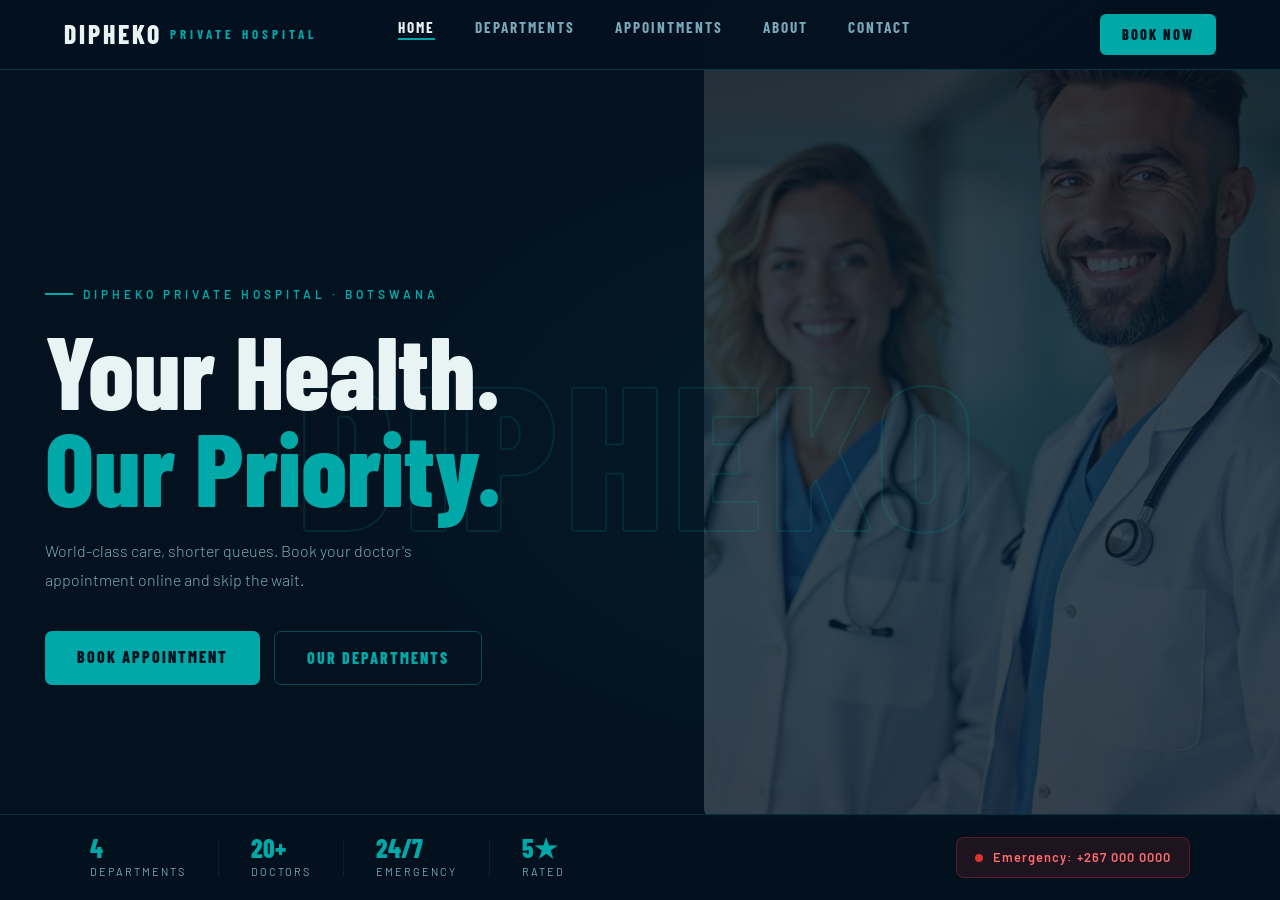
<file: index.html>
<!DOCTYPE html>
<html lang="en">
<head>
  <meta charset="UTF-8"/>
  <meta name="viewport" content="width=device-width, initial-scale=1.0"/>
  <title>Dipheko Private Hospital</title>
  <link href="https://fonts.googleapis.com/css2?family=Barlow+Condensed:wght@700;800&family=Barlow:wght@300;400;500&display=swap" rel="stylesheet"/>
  <link href="https://cdn.jsdelivr.net/npm/bootstrap@5.3.0/dist/css/bootstrap.min.css" rel="stylesheet"/>
  <link rel="stylesheet" href="styles.css"/>
</head>
<body>
  <nav>
    <span class="logo-main">DIPHEKO</span>
    <span class="logo-sub">PRIVATE HOSPITAL</span>
    <ul class="nav-links">
      <li><a href="index.html" class="active">Home</a></li>
      <li><a href="departments.html">Departments</a></li>
      <li><a href="appointments.html">Appointments</a></li>
      <li><a href="about.html">About</a></li>
      <li><a href="contact.html">Contact</a></li>
    </ul>
    <a href="appointments.html" class="nav-appt">Book Now</a>

  <button class="hamburger" onclick="toggleMenu()">
    <span></span>
    <span></span>
    <span></span>
  </button>
  </nav>

  <main class="page-home">
    <img src="doctors.png" alt="Dipheko Hospital Doctors" class="hero-image"/>
    <div class="bg-logo" aria-hidden="true">DIPHEKO</div>
    <div class="hero">
      <div class="hero-inner">
        <p class="hero-tag">Dipheko Private Hospital · Botswana</p>
        <h1>Your Health.<br/><span>Our Priority.</span></h1>
        <p class="hero-desc">World-class care, shorter queues. Book your doctor's appointment online and skip the wait.</p>
        <div class="hero-actions">
          <a href="appointments.html" class="btn-primary">Book Appointment</a>
          <a href="departments.html" class="btn-outline">Our Departments</a>
        </div>
      </div>
    </div>
    <div class="bottom-bar">
      <div class="stat"><span class="stat-num">4</span><span class="stat-label">Departments</span></div>
      <div class="divider"></div>
      <div class="stat"><span class="stat-num">20+</span><span class="stat-label">Doctors</span></div>
      <div class="divider"></div>
      <div class="stat"><span class="stat-num">24/7</span><span class="stat-label">Emergency</span></div>
      <div class="divider"></div>
      <div class="stat"><span class="stat-num">5★</span><span class="stat-label">Rated</span></div>
      <div class="emergency-pill">
        <div class="emergency-dot"></div>
        <span class="emergency-text">Emergency: +267 000 0000</span>
      </div>
    </div>
  </main>
  <script>
  function toggleMenu() {
    document.querySelector('.nav-links').classList.toggle('open');
  }
</script>
</body>
</html>
</file>
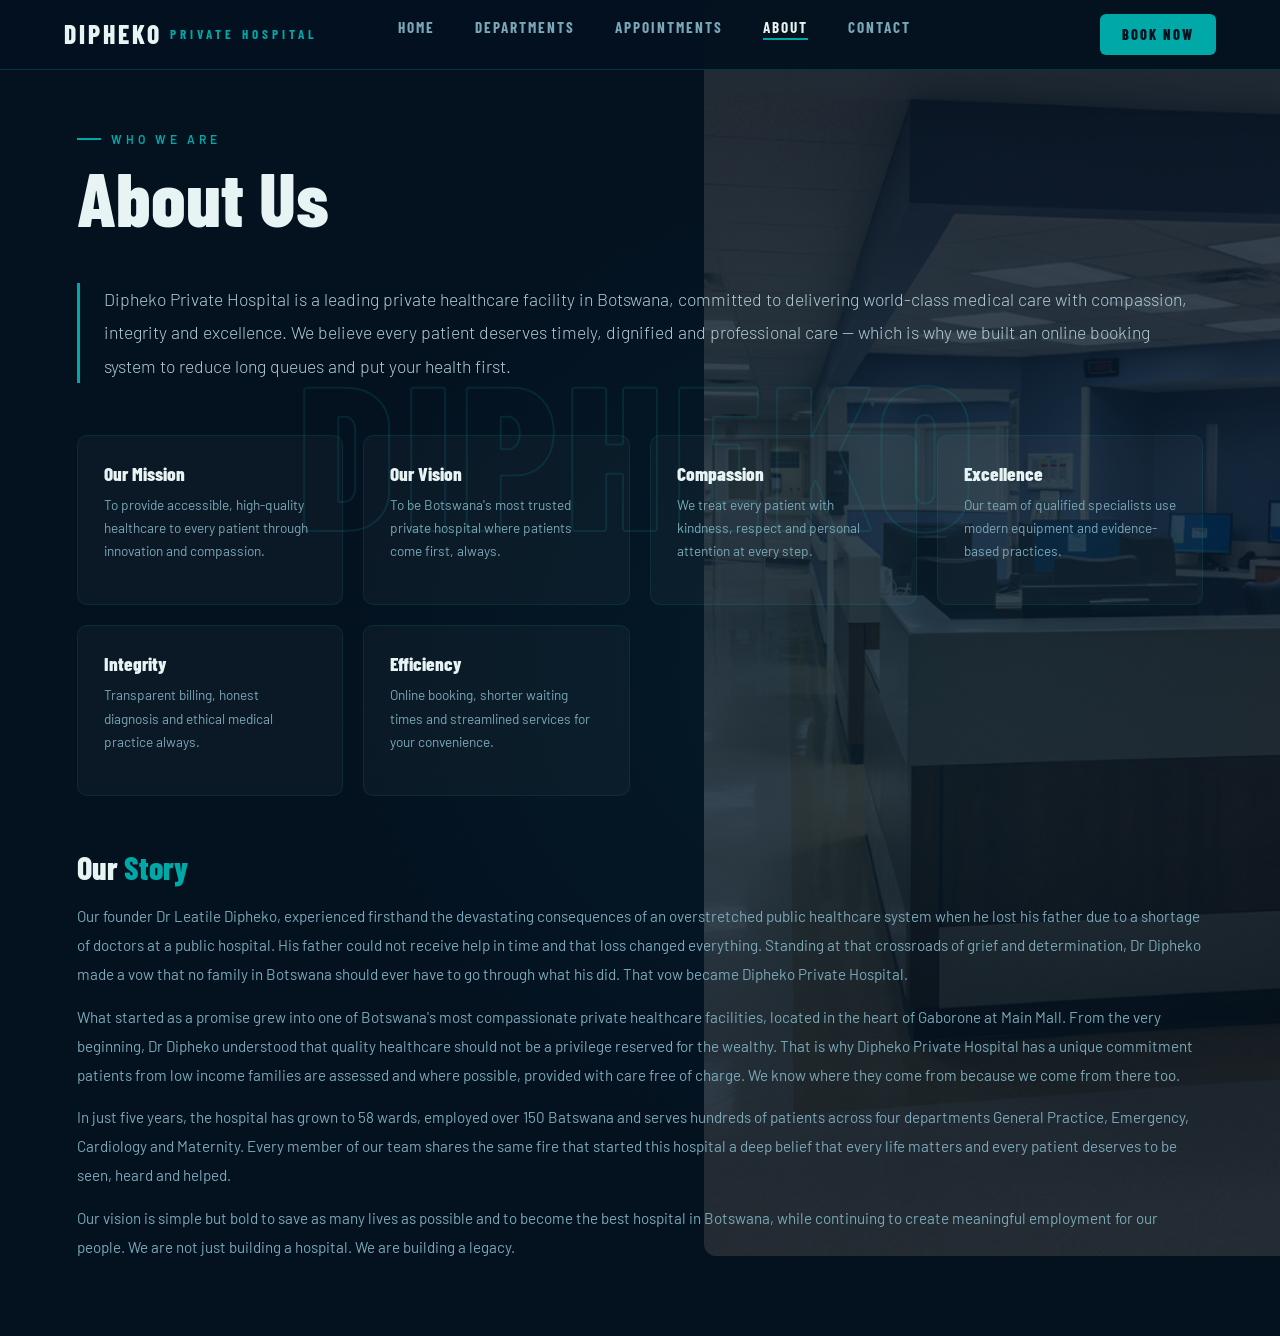
<file: about.html>
<!DOCTYPE html>
<html lang="en">
<head>
  <meta charset="UTF-8"/>
  <meta name="viewport" content="width=device-width, initial-scale=1.0"/>
  <title>Dipheko Private Hospital – About</title>
  <link href="https://fonts.googleapis.com/css2?family=Barlow+Condensed:wght@700;800&family=Barlow:wght@300;400;500&display=swap" rel="stylesheet"/>
  <link href="https://cdn.jsdelivr.net/npm/bootstrap@5.3.0/dist/css/bootstrap.min.css" rel="stylesheet"/>
  <link rel="stylesheet" href="styles.css"/>
</head>
<body>
  <nav>
    <span class="logo-main">DIPHEKO</span>
    <span class="logo-sub">PRIVATE HOSPITAL</span>
    <ul class="nav-links">
      <li><a href="index.html">Home</a></li>
      <li><a href="departments.html">Departments</a></li>
      <li><a href="appointments.html">Appointments</a></li>
      <li><a href="about.html" class="active">About</a></li>
      <li><a href="contact.html">Contact</a></li>
    </ul>
    <a href="appointments.html" class="nav-appt">Book Now</a>

  <button class="hamburger" onclick="toggleMenu()">
    <span></span>
    <span></span>
    <span></span>
  </button>
  </nav>

  <div class="page">
    <img src="reception.png" alt="Dipheko Hospital Doctors" class="hero-image"/>
    <div class="bg-logo" aria-hidden="true">DIPHEKO</div>
    <div class="content">
      <p class="page-tag">Who We Are</p>
      <h1 class="page-title">About Us</h1>

      <p class="about-intro">Dipheko Private Hospital is a leading private healthcare facility in Botswana, committed to delivering world-class medical care with compassion, integrity and excellence. We believe every patient deserves timely, dignified and professional care — which is why we built an online booking system to reduce long queues and put your health first.</p>

      <div class="values-grid">
        <div class="val-card"><h3>Our Mission</h3><p>To provide accessible, high-quality healthcare to every patient through innovation and compassion.</p></div>
        <div class="val-card"><h3>Our Vision</h3><p>To be Botswana's most trusted private hospital where patients come first, always.</p></div>
        <div class="val-card"><h3>Compassion</h3><p>We treat every patient with kindness, respect and personal attention at every step.</p></div>
        <div class="val-card"><h3>Excellence</h3><p>Our team of qualified specialists use modern equipment and evidence-based practices.</p></div>
        <div class="val-card"><h3>Integrity</h3><p>Transparent billing, honest diagnosis and ethical medical practice always.</p></div>
        <div class="val-card"><h3>Efficiency</h3><p>Online booking, shorter waiting times and streamlined services for your convenience.</p></div>
      </div>

      <div class="story">
        <h2>Our <span>Story</span></h2>
        <p>Our founder Dr Leatile Dipheko, experienced firsthand the devastating consequences of an overstretched public healthcare system when he lost his father due to a shortage of doctors at a public hospital. His father could not receive help in time  and that loss changed everything. Standing at that crossroads of grief and determination, Dr Dipheko made a vow that no family in Botswana should ever have to go through what his did. That vow became Dipheko Private Hospital.</p>  
        <p>What started as a promise grew into one of Botswana's most compassionate private healthcare facilities, located in the heart of Gaborone at Main Mall. From the very beginning, Dr Dipheko understood that quality healthcare should not be a privilege reserved for the wealthy. That is why Dipheko Private Hospital has a unique commitment  patients from low income families are assessed and where possible, provided with care free of charge. We know where they come from because we come from there too.</p>
        <P>In just five years, the hospital has grown to 58 wards, employed over 150 Batswana and serves hundreds of patients across four departments  General Practice, Emergency, Cardiology and Maternity. Every member of our team shares the same fire that started this hospital  a deep belief that every life matters and every patient deserves to be seen, heard and helped.</p>
        <p>Our vision is simple but bold  to save as many lives as possible and to become the best hospital in Botswana, while continuing to create meaningful employment for our people. We are not just building a hospital. We are building a legacy.</p>
        
      </div>
    </div>
  </div>
  <script>
  function toggleMenu() {
    document.querySelector('.nav-links').classList.toggle('open');
  }
</script>
</body>
</html>
</file>
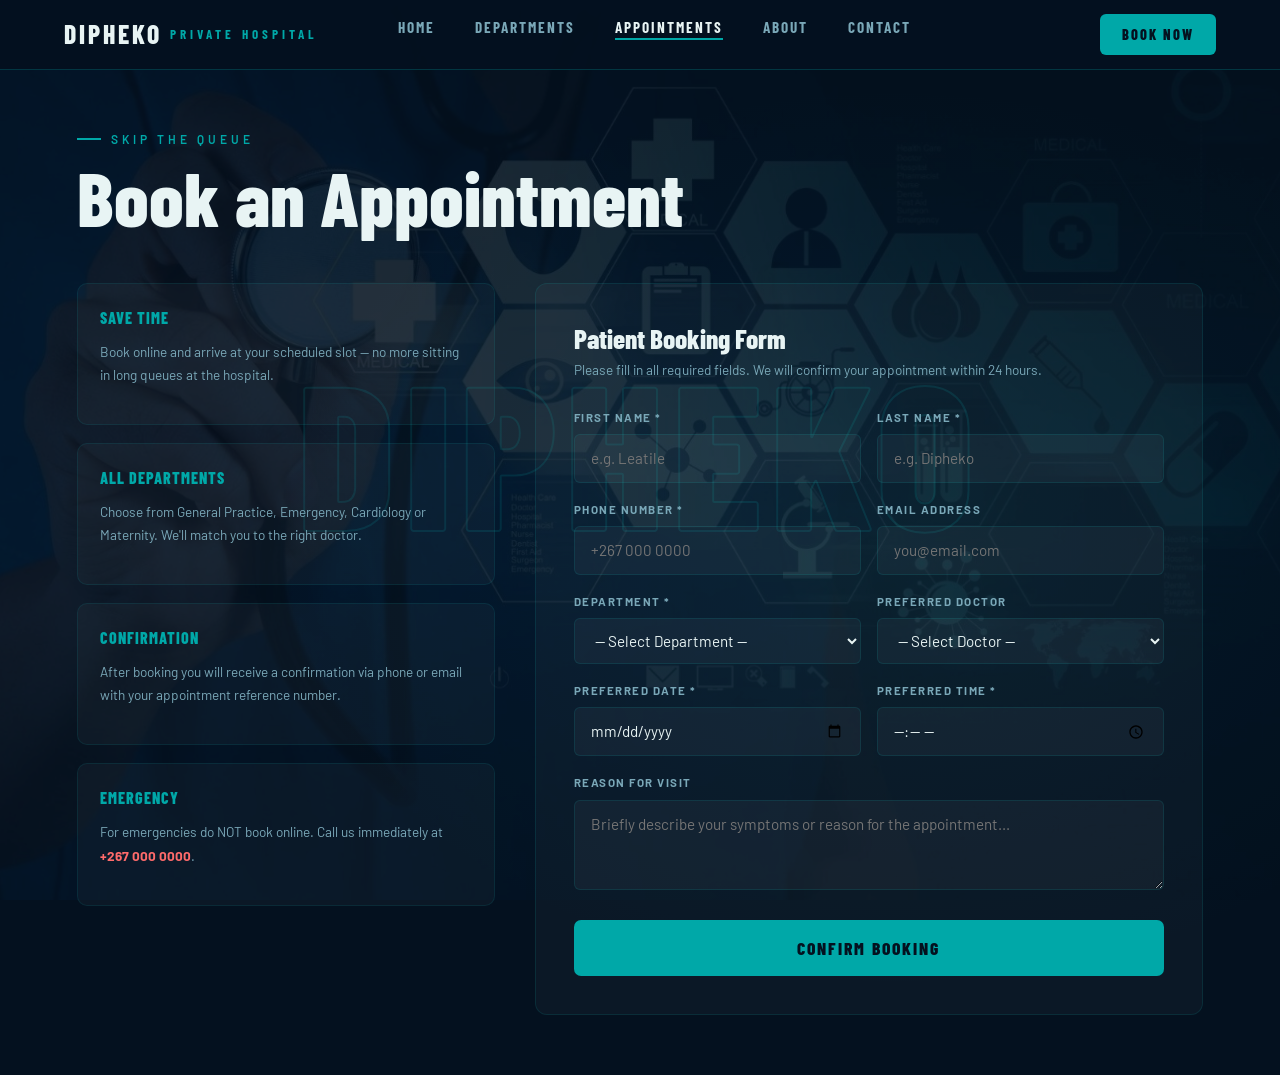
<file: appointments.html>
<!DOCTYPE html>
<html lang="en">
<head>
  <meta charset="UTF-8"/>
  <meta name="viewport" content="width=device-width, initial-scale=1.0"/>
  <title>Dipheko Private Hospital – Book Appointment</title>
  <link href="https://fonts.googleapis.com/css2?family=Barlow+Condensed:wght@700;800&family=Barlow:wght@300;400;500&display=swap" rel="stylesheet"/>
  <link href="https://cdn.jsdelivr.net/npm/bootstrap@5.3.0/dist/css/bootstrap.min.css" rel="stylesheet"/>
  <link rel="stylesheet" href="styles.css"/>
</head>
<body>
  <nav>
    <span class="logo-main">DIPHEKO</span>
    <span class="logo-sub">PRIVATE HOSPITAL</span>
    <ul class="nav-links">
      <li><a href="index.html">Home</a></li>
      <li><a href="departments.html">Departments</a></li>
      <li><a href="appointments.html" class="active">Appointments</a></li>
      <li><a href="about.html">About</a></li>
      <li><a href="contact.html">Contact</a></li>
    </ul>
    <a href="appointments.html" class="nav-appt">Book Now</a>
  <button class="hamburger" onclick="toggleMenu()">
    <span></span>
    <span></span>
    <span></span>
  </button>
  </nav>

  <div class="page">
    <img src="appointment.png" alt="Dipheko Hospital" class="page-bg-img"/>
    <div class="bg-logo" aria-hidden="true">DIPHEKO</div>
    <div class="content">
      <p class="page-tag">Skip the Queue</p>
      <h1 class="page-title">Book an Appointment</h1>

      <div class="appt-layout">
        <div class="info-cards">
          <div class="info-card">
            <div class="info-card-top"><div class="info-card-title">Save Time</div></div>
            <p>Book online and arrive at your scheduled slot — no more sitting in long queues at the hospital.</p>
          </div>
          <div class="info-card">
            <div class="info-card-top"><div class="info-card-title">All Departments</div></div>
            <p>Choose from General Practice, Emergency, Cardiology or Maternity. We'll match you to the right doctor.</p>
          </div>
          <div class="info-card">
            <div class="info-card-top"><div class="info-card-title">Confirmation</div></div>
            <p>After booking you will receive a confirmation via phone or email with your appointment reference number.</p>
          </div>
          <div class="info-card">
            <div class="info-card-top" style="align-self: start;"><div class="info-card-title">Emergency</div></div>
            <p>For emergencies do NOT book online. Call us immediately at <strong style="color:#ff6b6b">+267 000 0000</strong>.</p>
          </div>
        </div>

        <div class="form-box">
          <h3>Patient Booking Form</h3>
          <p>Please fill in all required fields. We will confirm your appointment within 24 hours.</p>

          <div class="form-row">
            <div class="form-group"><label>First Name *</label><input type="text" id="firstName" placeholder="e.g. Leatile"/></div>
            <div class="form-group"><label>Last Name *</label><input type="text" id="lastName" placeholder="e.g. Dipheko"/></div>
          </div>
          <div class="form-row">
            <div class="form-group"><label>Phone Number *</label><input type="tel" id="phone" placeholder="+267 000 0000"/></div>
            <div class="form-group"><label>Email Address</label><input type="email" id="email" placeholder="you@email.com"/></div>
          </div>
          <div class="form-row">
            <div class="form-group">
              <label>Department *</label>
              <select id="dept">
                <option value="">-- Select Department --</option>
                <option>General Practice</option>
                <option>Emergency</option>
                <option>Cardiology</option>
                <option>Maternity</option>
              </select>
            </div>
            <div class="form-group">
              <label>Preferred Doctor</label>
              <select id="doctor">
                <option value="">-- Select Doctor --</option>
                <option>Dr. A. Modise (General Practice)</option>
                <option>Dr. B. Setlhare (General Practice)</option>
                <option>Dr. C. Tau (Emergency)</option>
                <option>Dr. D. Kgosi (Emergency)</option>
                <option>Dr. E. Motswedi (Cardiology)</option>
                <option>Dr. F. Nkwe (Cardiology)</option>
                <option>Dr. G. Molebatsi (Maternity)</option>
                <option>Dr. H. Sehume (Maternity)</option>
              </select>
            </div>
          </div>
          <div class="form-row">
            <div class="form-group"><label>Preferred Date *</label><input type="date" id="apptDate"/></div>
            <div class="form-group"><label>Preferred Time *</label><input type="time" id="apptTime"/></div>
          </div>
          <div class="form-group"><label>Reason for Visit</label><textarea id="reason" placeholder="Briefly describe your symptoms or reason for the appointment..."></textarea></div>
          <button class="submit-btn" onclick="handleSubmit()">Confirm Booking</button>
        </div>
      </div>
    </div>
  </div>

  <div class="popup-overlay" id="popup">
    <div class="popup-box">
      <div class="popup-icon">✅</div>
      <div class="popup-title">Submitted!</div>
      <p class="popup-msg">Your appointment request has been received. Dipheko Private Hospital will contact you within 24 hours to confirm your booking.</p>
      <p class="popup-ref" id="popupRef">REF: DPH-0000</p>
      <button class="popup-close" onclick="closePopup()">Done</button>
    </div>
  </div>

  <script>
    window.addEventListener('load', function() {
      const params = new URLSearchParams(window.location.search);
      const dept   = params.get('dept');
      const doctor = params.get('doctor');
      if (dept) {
        const sel = document.getElementById('dept');
        for (let i = 0; i < sel.options.length; i++) {
          if (sel.options[i].value === dept.replace(/\+/g,' ')) { sel.selectedIndex = i; break; }
        }
      }
      if (doctor) {
        const sel  = document.getElementById('doctor');
        const name = doctor.replace(/\+/g,' ');
        for (let i = 0; i < sel.options.length; i++) {
          if (sel.options[i].text.startsWith(name)) { sel.selectedIndex = i; break; }
        }
      }
    });

    function handleSubmit() {
      const first = document.getElementById('firstName').value.trim();
      const last  = document.getElementById('lastName').value.trim();
      const phone = document.getElementById('phone').value.trim();
      const dept  = document.getElementById('dept').value;
      const date  = document.getElementById('apptDate').value;
      const time  = document.getElementById('apptTime').value;
      if (!first || !last || !phone || !dept || !date || !time) {
        alert('Please fill in all required fields (marked with *).'); return;
      }
      const ref = 'DPH-' + Math.floor(1000 + Math.random() * 9000);
      document.getElementById('popupRef').textContent = 'REF: ' + ref;
      document.getElementById('popup').classList.add('show');
      ['firstName','lastName','phone','email','reason','apptDate','apptTime'].forEach(id => document.getElementById(id).value = '');
      document.getElementById('dept').selectedIndex = 0;
      document.getElementById('doctor').selectedIndex = 0;
    }

    function closePopup() { document.getElementById('popup').classList.remove('show'); }
    document.getElementById('popup').addEventListener('click', function(e) { if (e.target === this) closePopup(); });
  </script>
  <script>
  function toggleMenu() {
    document.querySelector('.nav-links').classList.toggle('open');
  }
</script>
</body>
</html>
</file>
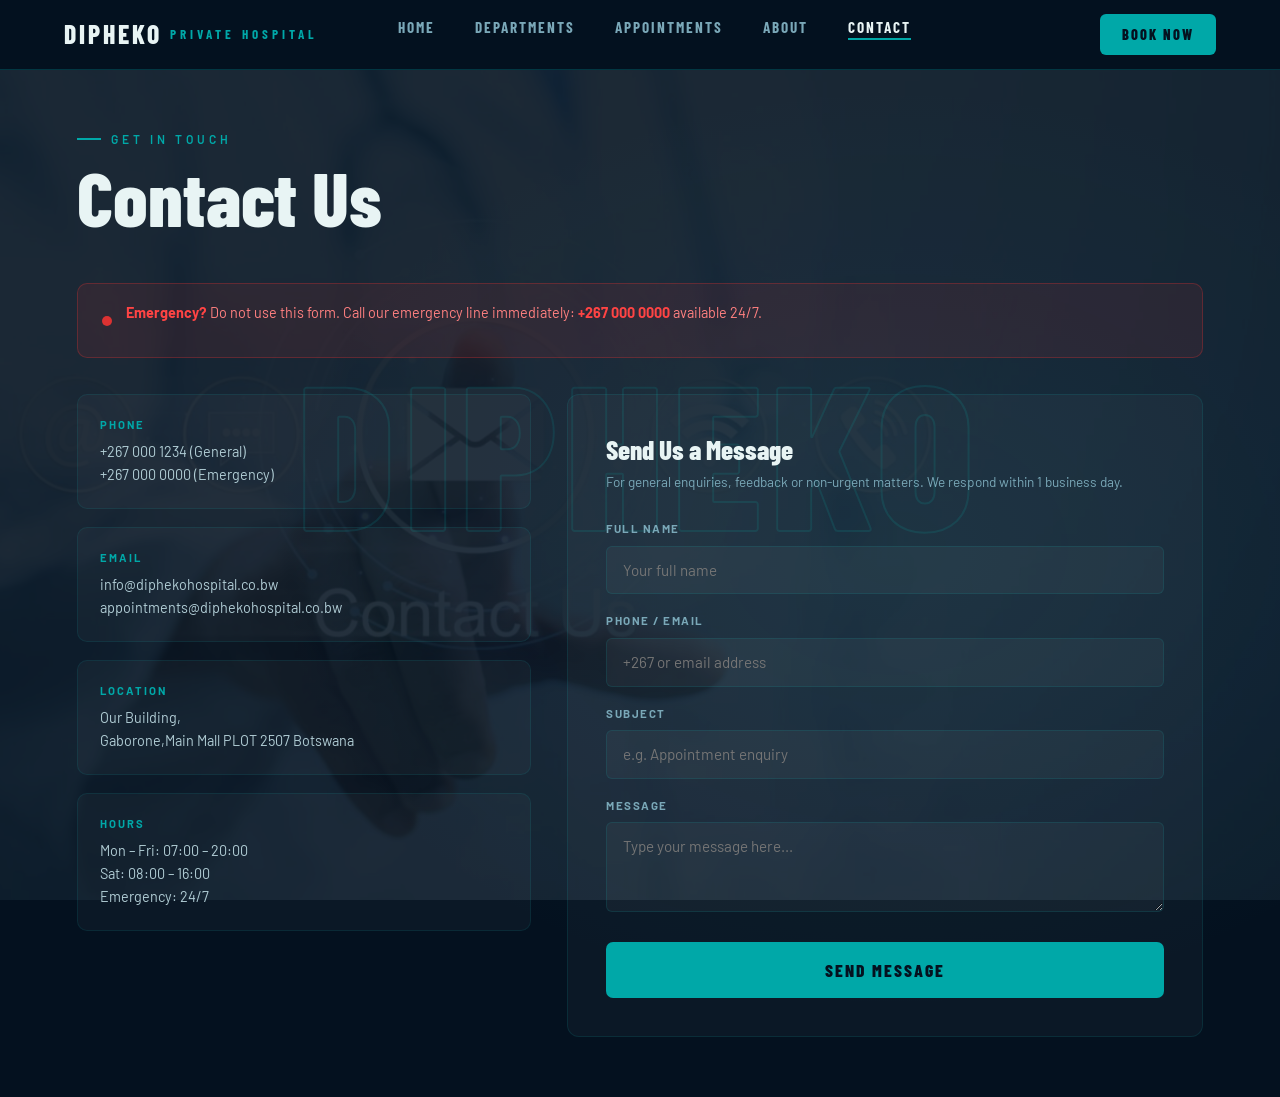
<file: contact.html>
<!DOCTYPE html>
<html lang="en">
<head>
  <meta charset="UTF-8"/>
  <meta name="viewport" content="width=device-width, initial-scale=1.0"/>
  <title>Dipheko Private Hospital – Contact</title>
  <link href="https://fonts.googleapis.com/css2?family=Barlow+Condensed:wght@700;800&family=Barlow:wght@300;400;500&display=swap" rel="stylesheet"/>
  <link href="https://cdn.jsdelivr.net/npm/bootstrap@5.3.0/dist/css/bootstrap.min.css" rel="stylesheet"/>
  <link rel="stylesheet" href="styles.css"/>
</head>
<body>
  <nav>
    <span class="logo-main">DIPHEKO</span>
    <span class="logo-sub">PRIVATE HOSPITAL</span>
    <ul class="nav-links">
      <li><a href="index.html">Home</a></li>
      <li><a href="departments.html">Departments</a></li>
      <li><a href="appointments.html">Appointments</a></li>
      <li><a href="about.html">About</a></li>
      <li><a href="contact.html" class="active">Contact</a></li>
    </ul>
    <a href="appointments.html" class="nav-appt">Book Now</a>
  <button class="hamburger" onclick="toggleMenu()">
    <span></span>
    <span></span>
    <span></span>
  </button>
  </nav>

  <div class="page">
    <img src="contact.png" alt="Dipheko Hospital" class="page-bg-img"/>
    <div class="bg-logo" aria-hidden="true">DIPHEKO</div>
    <div class="content">
      <p class="page-tag">Get In Touch</p>
      <h1 class="page-title">Contact Us</h1>

      <div class="emergency-banner">
        <div class="e-dot"></div>
        <p><strong>Emergency?</strong> Do not use this form. Call our emergency line immediately: <strong>+267 000 0000</strong>  available 24/7.</p>
      </div>

      <div class="contact-layout">
        <div class="info-cards">
          <div class="info-card"><div><div class="info-label">Phone</div><div class="info-value">+267 000 1234 (General)<br/>+267 000 0000 (Emergency)</div></div></div>
          <div class="info-card"><div><div class="info-label">Email</div><div class="info-value">info@diphekohospital.co.bw<br/>appointments@diphekohospital.co.bw</div></div></div>
          <div class="info-card"><div><div class="info-label">Location</div><div class="info-value">Our Building, <br/>Gaborone,Main Mall PLOT 2507 Botswana</div></div></div>
          <div class="info-card"><div><div class="info-label">Hours</div><div class="info-value">Mon – Fri: 07:00 – 20:00<br/>Sat: 08:00 – 16:00<br/>Emergency: 24/7</div></div></div>
        </div>

        <div class="form-box">
          <h3>Send Us a Message</h3>
          <p>For general enquiries, feedback or non-urgent matters. We respond within 1 business day.</p>
          <div class="form-group"><label>Full Name</label><input type="text" id="name" placeholder="Your full name"/></div>
          <div class="form-group"><label>Phone / Email</label><input type="text" id="contact" placeholder="+267 or email address"/></div>
          <div class="form-group"><label>Subject</label><input type="text" id="subject" placeholder="e.g. Appointment enquiry"/></div>
          <div class="form-group"><label>Message</label><textarea id="message" placeholder="Type your message here..."></textarea></div>
          <button class="submit-btn" onclick="handleSubmit()">Send Message</button>
        </div>
      </div>
    </div>
  </div>

  <div class="popup-overlay" id="popup">
    <div class="popup-box">
      <div class="popup-icon">✅</div>
      <div class="popup-title">Submitted!</div>
      <p class="popup-msg">Thank you for reaching out. The Dipheko Private Hospital team will respond to your message within 1 business day.</p>
      <button class="popup-close" onclick="closePopup()">Close</button>
    </div>
  </div>

  <script>
    function handleSubmit() {
      const name    = document.getElementById('name').value.trim();
      const contact = document.getElementById('contact').value.trim();
      const message = document.getElementById('message').value.trim();
      if (!name || !contact || !message) { alert('Please fill in your name, contact details and message.'); return; }
      document.getElementById('popup').classList.add('show');
      document.getElementById('name').value = '';
      document.getElementById('contact').value = '';
      document.getElementById('subject').value = '';
      document.getElementById('message').value = '';
    }
    function closePopup() { document.getElementById('popup').classList.remove('show'); }
    document.getElementById('popup').addEventListener('click', function(e) { if (e.target === this) closePopup(); });
  </script>
  <script>
  function toggleMenu() {
    document.querySelector('.nav-links').classList.toggle('open');
  }
</script>
</body>
</html>
</file>
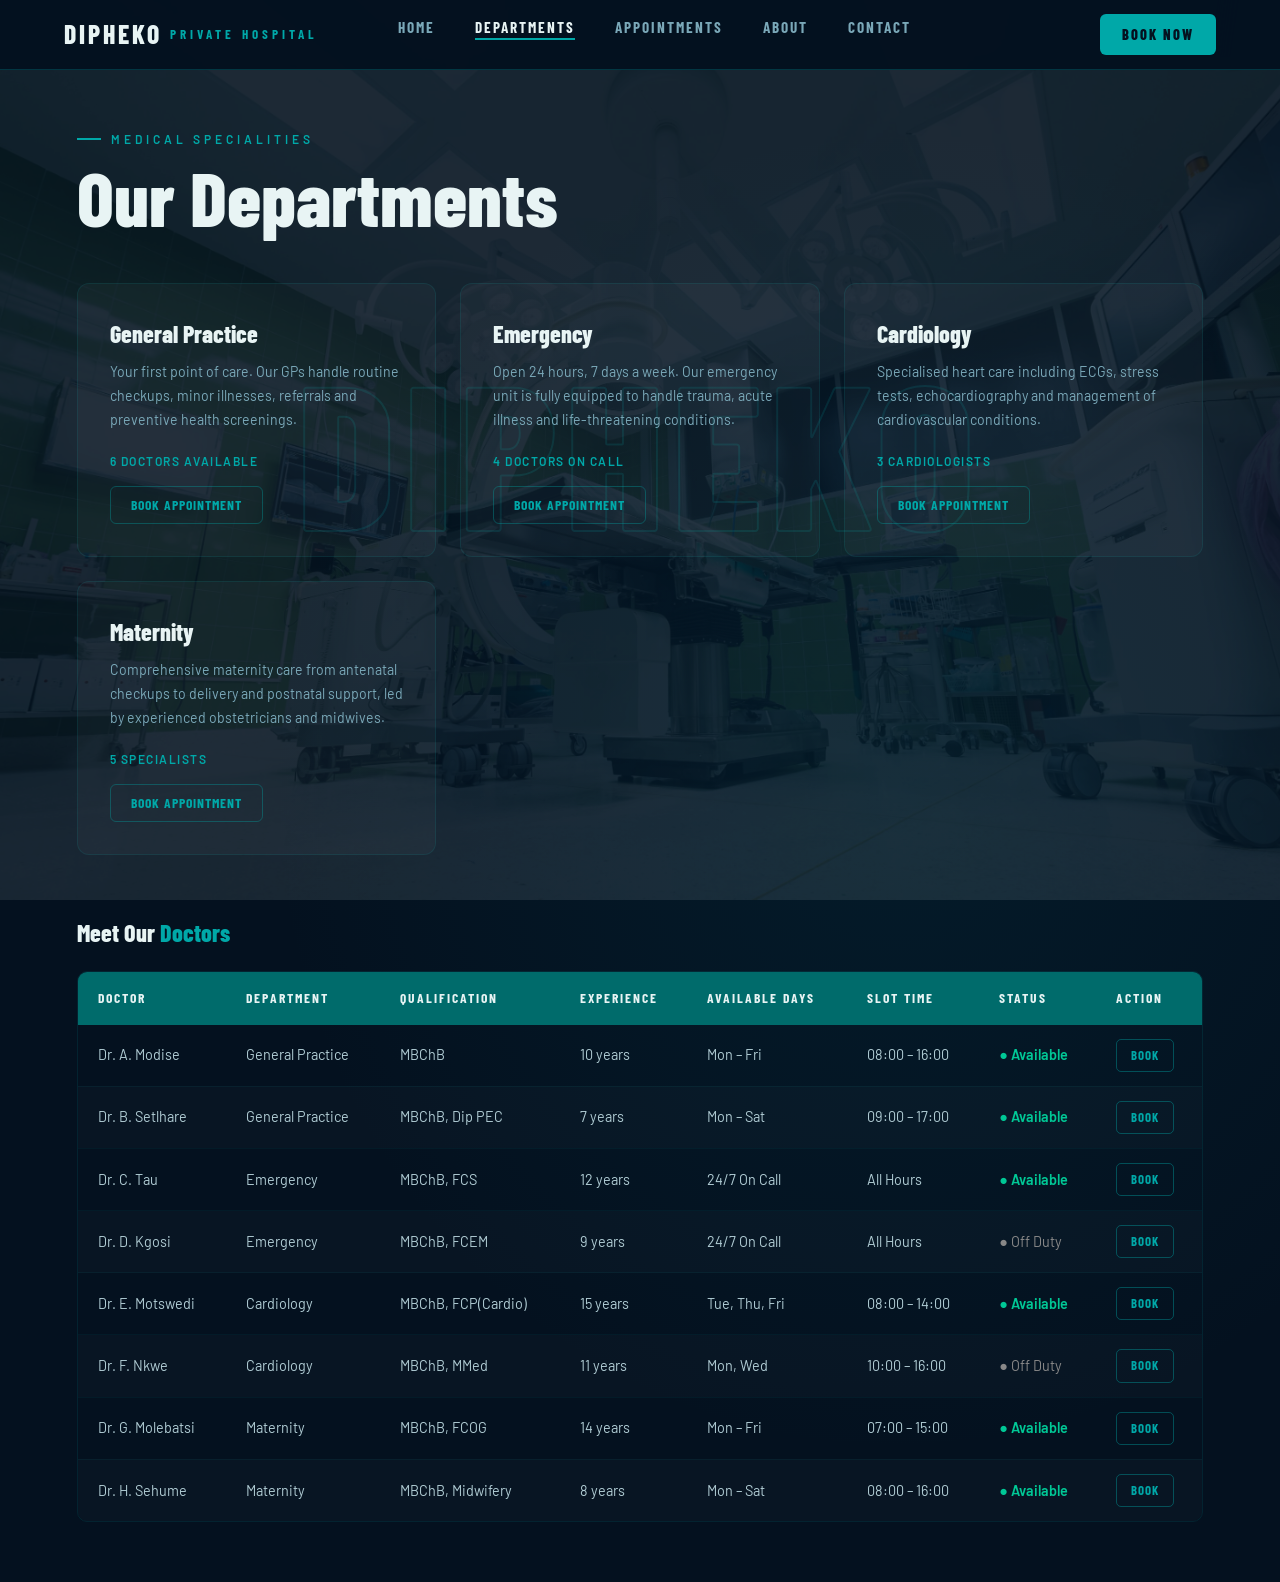
<file: departments.html>
<!DOCTYPE html>
<html lang="en">
<head>
  <meta charset="UTF-8"/>
  <meta name="viewport" content="width=device-width, initial-scale=1.0"/>
  <title>Dipheko Private Hospital – Departments</title>
  <link href="https://fonts.googleapis.com/css2?family=Barlow+Condensed:wght@700;800&family=Barlow:wght@300;400;500&display=swap" rel="stylesheet"/>
  <link href="https://cdn.jsdelivr.net/npm/bootstrap@5.3.0/dist/css/bootstrap.min.css" rel="stylesheet"/>
  <link rel="stylesheet" href="styles.css"/>
</head>
<body>
  <nav>
    <span class="logo-main">DIPHEKO</span>
    <span class="logo-sub">PRIVATE HOSPITAL</span>
    <ul class="nav-links">
      <li><a href="index.html">Home</a></li>
      <li><a href="departments.html" class="active">Departments</a></li>
      <li><a href="appointments.html">Appointments</a></li>
      <li><a href="about.html">About</a></li>
      <li><a href="contact.html">Contact</a></li>
    </ul>
    <a href="appointments.html" class="nav-appt">Book Now</a>
  <button class="hamburger" onclick="toggleMenu()">
    <span></span>
    <span></span>
    <span></span>
  </button>
  </nav>

  <div class="page">
    <img src="operating.png" alt="Dipheko Hospital" class="page-bg-img"/>
    <div class="bg-logo" aria-hidden="true">DIPHEKO</div>
    <div class="content">
      <p class="page-tag">Medical Specialities</p>
      <h1 class="page-title">Our Departments</h1>

      <div class="dept-grid">
        <div class="dept-card">
          <div class="dept-name">General Practice</div>
          <p class="dept-desc">Your first point of care. Our GPs handle routine checkups, minor illnesses, referrals and preventive health screenings.</p>
          <div class="dept-doctors">6 Doctors Available</div>
          <a href="appointments.html" class="dept-btn">Book Appointment</a>
        </div>
        <div class="dept-card">
          <div class="dept-name">Emergency</div>
          <p class="dept-desc">Open 24 hours, 7 days a week. Our emergency unit is fully equipped to handle trauma, acute illness and life-threatening conditions.</p>
          <div class="dept-doctors"> 4 Doctors On Call</div>
          <a href="appointments.html" class="dept-btn">Book Appointment</a>
        </div>
        <div class="dept-card">
          <div class="dept-name">Cardiology</div>
          <p class="dept-desc">Specialised heart care including ECGs, stress tests, echocardiography and management of cardiovascular conditions.</p>
          <div class="dept-doctors">3 Cardiologists</div>
          <a href="appointments.html" class="dept-btn">Book Appointment</a>
        </div>
        <div class="dept-card">
          <div class="dept-name">Maternity</div>
          <p class="dept-desc">Comprehensive maternity care from antenatal checkups to delivery and postnatal support, led by experienced obstetricians and midwives.</p>
          <div class="dept-doctors"> 5 Specialists</div>
          <a href="appointments.html" class="dept-btn">Book Appointment</a>
        </div>
      </div>

      <p class="section-label">Meet Our <span>Doctors</span></p>
      <div class="table-wrap">
        <table>
          <thead>
            <tr>
              <th>Doctor</th><th>Department</th><th>Qualification</th>
              <th>Experience</th><th>Available Days</th>
              <th>Slot Time</th><th>Status</th><th>Action</th>
            </tr>
          </thead>
          <tbody>
            <tr><td>Dr. A. Modise</td><td>General Practice</td><td>MBChB</td><td>10 years</td><td>Mon – Fri</td><td>08:00 – 16:00</td><td class="avail-yes">● Available</td><td><button class="book-btn" onclick="location.href='appointments.html?doctor=Dr.+A.+Modise'">Book</button></td></tr>
            <tr><td>Dr. B. Setlhare</td><td>General Practice</td><td>MBChB, Dip PEC</td><td>7 years</td><td>Mon – Sat</td><td>09:00 – 17:00</td><td class="avail-yes">● Available</td><td><button class="book-btn" onclick="location.href='appointments.html?doctor=Dr.+B.+Setlhare'">Book</button></td></tr>
            <tr><td>Dr. C. Tau</td><td>Emergency</td><td>MBChB, FCS</td><td>12 years</td><td>24/7 On Call</td><td>All Hours</td><td class="avail-yes">● Available</td><td><button class="book-btn" onclick="location.href='appointments.html?doctor=Dr.+C.+Tau'">Book</button></td></tr>
            <tr><td>Dr. D. Kgosi</td><td>Emergency</td><td>MBChB, FCEM</td><td>9 years</td><td>24/7 On Call</td><td>All Hours</td><td class="avail-no">● Off Duty</td><td><button class="book-btn" onclick="location.href='appointments.html?doctor=Dr.+D.+Kgosi'">Book</button></td></tr>
            <tr><td>Dr. E. Motswedi</td><td>Cardiology</td><td>MBChB, FCP(Cardio)</td><td>15 years</td><td>Tue, Thu, Fri</td><td>08:00 – 14:00</td><td class="avail-yes">● Available</td><td><button class="book-btn" onclick="location.href='appointments.html?doctor=Dr.+E.+Motswedi'">Book</button></td></tr>
            <tr><td>Dr. F. Nkwe</td><td>Cardiology</td><td>MBChB, MMed</td><td>11 years</td><td>Mon, Wed</td><td>10:00 – 16:00</td><td class="avail-no">● Off Duty</td><td><button class="book-btn" onclick="location.href='appointments.html?doctor=Dr.+F.+Nkwe'">Book</button></td></tr>
            <tr><td>Dr. G. Molebatsi</td><td>Maternity</td><td>MBChB, FCOG</td><td>14 years</td><td>Mon – Fri</td><td>07:00 – 15:00</td><td class="avail-yes">● Available</td><td><button class="book-btn" onclick="location.href='appointments.html?doctor=Dr.+G.+Molebatsi'">Book</button></td></tr>
            <tr><td>Dr. H. Sehume</td><td>Maternity</td><td>MBChB, Midwifery</td><td>8 years</td><td>Mon – Sat</td><td>08:00 – 16:00</td><td class="avail-yes">● Available</td><td><button class="book-btn" onclick="location.href='appointments.html?doctor=Dr.+H.+Sehume'">Book</button></td></tr>
          </tbody>
        </table>
      </div>
    </div>
  </div>
  <script>
  function toggleMenu() {
    document.querySelector('.nav-links').classList.toggle('open');
  }
</script>
</body>
</html>
</file>
<file: styles.css>
/* ---- RESET & BASE ---- */
*, *::before, *::after { box-sizing: border-box; margin: 0; padding: 0; }


html, body {
  min-height: 100%;
  font-family: 'Barlow', sans-serif;
  background: #04111f;
  color: #e8f4f4;
}

a { text-decoration: none; color: inherit; }
ul { list-style: none; }

nav {
  position: fixed; top: 0; left: 0; right: 0;
  height: 70px; z-index: 100;
  display: flex; align-items: center;
  padding: 0 5%;
  background: rgba(4,17,31,0.97);
  border-bottom: 1px solid rgba(0,168,168,0.25);
}

.logo-main {
  font-family: 'Barlow Condensed', sans-serif;
  font-size: 1.6rem; font-weight: 800;
  letter-spacing: 3px; color: #e8f4f4;
}

.logo-sub {
  font-family: 'Barlow Condensed', sans-serif;
  font-size: 0.82rem; font-weight: 700;
  letter-spacing: 4px; color: #00a8a8;
  margin-left: 8px;
}

.nav-links {
  display: flex; align-items: center;
  gap: 2.5rem; margin-left: 3rem;
}

.nav-links a {
  font-family: 'Barlow Condensed', sans-serif;
  font-size: 0.95rem; font-weight: 700;
  letter-spacing: 2px; text-transform: uppercase;
  color: #7aa8b8; padding-bottom: 4px;
  position: relative; transition: color 0.2s;
}

.nav-links a::after {
  content: ''; position: absolute;
  bottom: 0; left: 0; right: 0;
  height: 2px; background: #00a8a8;
  transform: scaleX(0); transition: transform 0.2s;
}

.nav-links a:hover,
.nav-links a.active { color: #e8f4f4; }

.nav-links a:hover::after,
.nav-links a.active::after { transform: scaleX(1); }

.nav-appt {
  margin-left: auto;
  background: #00a8a8; color: #04111f;
  font-family: 'Barlow Condensed', sans-serif;
  font-size: 0.9rem; font-weight: 800;
  letter-spacing: 2px; text-transform: uppercase;
  padding: 10px 22px; border-radius: 6px;
  transition: background 0.2s;
}

.nav-appt:hover { background: #00c8c8; }

.page {
  padding-top: 70px; min-height: 100vh;
  position: relative;
  background: radial-gradient(ellipse 70% 60% at 70% 50%, rgba(0,100,120,0.12) 0%, transparent 70%), #04111f;
}

.page-home {
 padding-top: 70px; height: 100vh;
  position: relative; overflow: hidden;
  display: flex; flex-direction: column;
  background: radial-gradient(ellipse 70% 60% at 70% 50%, rgba(0,100,120,0.12) 0%, transparent 70%), #04111f;
}

.bg-logo {
  position: fixed; top: 50%; left: 50%;
  transform: translate(-50%, -50%);
  font-family: 'Barlow Condensed', sans-serif;
  font-weight: 800;
  font-size: clamp(6rem, 16vw, 17rem);
  letter-spacing: 0.04em;
  color: transparent;
  -webkit-text-stroke: 2px rgba(0,168,168,0.15);
  white-space: nowrap;
  pointer-events: none; user-select: none; z-index: 0;
}

.page-home {
  display: grid;
  grid-template-columns: 1fr 1fr;
}

.hero-image {
  position: absolute;
  right: 0;
  top: 70px;
  width: 45%;
  height: calc(100vh - 70px - 80px);
  object-fit: cover;
  opacity: 0.3;
  border-radius: 12px 0 0 12px;
}

.content {
  position: relative; z-index: 1;
  padding: 60px 6%;
}

.page-tag {
  font-size: 0.75rem; font-weight: 600;
  letter-spacing: 4px; text-transform: uppercase;
  color: #00a8a8; margin-bottom: 10px;
  display: flex; align-items: center; gap: 10px;
  animation: fadeUp 0.7s ease both;
}

.page-tag::before {
  content: ''; display: inline-block;
  width: 24px; height: 2px; background: #00a8a8;
}

.page-title {
  font-family: 'Barlow Condensed', sans-serif;
  font-size: clamp(2.5rem, 6vw, 5rem);
  font-weight: 800; line-height: 1;
  margin-bottom: 48px;
  animation: fadeUp 0.7s ease both;
}

.btn-primary {
  display: inline-block;
  background: #00a8a8; color: #04111f;
  font-family: 'Barlow Condensed', sans-serif;
  font-size: 1rem; font-weight: 800;
  letter-spacing: 2px; text-transform: uppercase;
  padding: 14px 32px; border-radius: 7px;
  transition: background 0.2s, transform 0.2s;
}
.btn-primary:hover { background: #00c8c8; transform: translateY(-2px); }

.btn-outline {
  display: inline-block;
  border: 1.5px solid rgba(0,168,168,0.4); color: #00a8a8;
  font-family: 'Barlow Condensed', sans-serif;
  font-size: 1rem; font-weight: 800;
  letter-spacing: 2px; text-transform: uppercase;
  padding: 14px 32px; border-radius: 7px;
  transition: border-color 0.2s, background 0.2s;
}
.btn-outline:hover { border-color: #00a8a8; background: rgba(0,168,168,0.07); }

.hero {
  flex: 1; display: flex; align-items: center;
  padding: 0 7%; position: relative; z-index: 1;
}

.hero-inner { animation: fadeUp 0.8s ease both; max-width: 640px; }

.hero-tag {
  font-size: 0.75rem; font-weight: 600;
  letter-spacing: 4px; text-transform: uppercase;
  color: #00a8a8; margin-bottom: 18px;
  display: flex; align-items: center; gap: 10px;
}
.hero-tag::before { content: ''; display: inline-block; width: 28px; height: 2px; background: #00a8a8; }

.hero h1 {
  font-family: 'Barlow Condensed', sans-serif;
  font-size: clamp(3.5rem, 8vw, 7rem);
  font-weight: 800; line-height: 0.95;
  color: #e8f4f4; margin-bottom: 22px;
}

.hero h1 span { color: #00a8a8; }

.hero-desc {
  font-size: 1rem; font-weight: 300;
  color: #7aa8b8; margin-bottom: 36px;
  max-width: 440px; line-height: 1.8;
}

.hero-actions { display: flex; gap: 14px; flex-wrap: wrap; }

.bottom-bar {
  position: relative; z-index: 1;
  display: flex; align-items: center; gap: 32px;
  padding: 20px 7%;
  border-top: 1px solid rgba(0,168,168,0.1);
  animation: fadeUp 0.8s 0.2s ease both;
}

.stat { display: flex; flex-direction: column; }

.stat-num {
  font-family: 'Barlow Condensed', sans-serif;
  font-size: 1.6rem; font-weight: 800;
  color: #00a8a8; line-height: 1;
}

.stat-label {
  font-size: 0.68rem; letter-spacing: 2px;
  text-transform: uppercase; color: #7aa8b8; margin-top: 3px;
}

.divider { width: 1px; height: 36px; background: rgba(0,168,168,0.15); }

.emergency-pill {
  margin-left: auto;
  display: flex; align-items: center; gap: 10px;
  background: rgba(220,50,50,0.12);
  border: 1px solid rgba(220,50,50,0.3);
  padding: 10px 18px; border-radius: 8px;
}

.emergency-dot {
  width: 8px; height: 8px;
  background: #dc3232; border-radius: 50%;
  animation: pulse 1.5s infinite;
}

.emergency-text { font-size: 0.8rem; font-weight: 600; color: #ff6b6b; letter-spacing: 1px; }

/* ---- DEPARTMENTS PAGE ---- */
.dept-grid {
  display: grid;
  grid-template-columns: repeat(auto-fill, minmax(320px, 1fr));
  gap: 24px; margin-bottom: 60px;
  animation: fadeUp 0.7s 0.1s ease both;
}

.dept-card {
  background: rgba(255,255,255,0.03);
  border: 1px solid rgba(0,168,168,0.12);
  border-radius: 12px; padding: 32px;
  transition: border-color 0.25s, transform 0.25s;
}
.dept-card:hover { border-color: rgba(0,168,168,0.45); transform: translateY(-4px); }

.dept-icon { font-size: 2.5rem; margin-bottom: 16px; }
.dept-name { font-family: 'Barlow Condensed', sans-serif; font-size: 1.5rem; font-weight: 800; color: #e8f4f4; margin-bottom: 8px; }
.dept-desc { font-size: 0.88rem; color: #7aa8b8; line-height: 1.7; margin-bottom: 20px; }
.dept-doctors { font-size: 0.75rem; font-weight: 600; letter-spacing: 1.5px; text-transform: uppercase; color: #00a8a8; margin-bottom: 16px; }

.dept-btn {
  display: inline-block;
  border: 1px solid rgba(0,168,168,0.35); color: #00a8a8;
  font-family: 'Barlow Condensed', sans-serif;
  font-size: 0.85rem; font-weight: 700;
  letter-spacing: 1px; text-transform: uppercase;
  padding: 8px 20px; border-radius: 6px;
  transition: background 0.2s, color 0.2s;
}
.dept-btn:hover { background: #00a8a8; color: #04111f; }

/* ---- TABLE ---- */
.section-label {
  font-family: 'Barlow Condensed', sans-serif;
  font-size: 1.5rem; font-weight: 800;
  margin-bottom: 20px;
  animation: fadeUp 0.7s 0.2s ease both;
}
.section-label span { color: #00a8a8; }

.table-wrap {
  overflow-x: auto;
  border-radius: 10px;
  border: 1px solid rgba(0,168,168,0.12);
  animation: fadeUp 0.7s 0.25s ease both;
}

table { width: 100%; border-collapse: collapse; }

thead tr { background: #006b6b; }
thead th {
  font-family: 'Barlow Condensed', sans-serif;
  font-size: 0.85rem; font-weight: 700;
  letter-spacing: 2px; text-transform: uppercase;
  color: #e8f4f4; padding: 16px 20px;
  text-align: left; white-space: nowrap;
}

tbody tr { border-bottom: 1px solid rgba(0,168,168,0.07); transition: background 0.2s; }
tbody tr:last-child { border-bottom: none; }
tbody tr:hover { background: rgba(0,168,168,0.06); }
tbody tr:nth-child(even) { background: rgba(255,255,255,0.02); }
tbody tr:nth-child(even):hover { background: rgba(0,168,168,0.06); }

td { padding: 14px 20px; font-size: 0.9rem; color: #b0ccd4; white-space: nowrap; }

.avail-yes { color: #00c896; font-weight: 600; }
.avail-no  { color: #888; }

.book-btn {
  background: transparent;
  border: 1px solid rgba(0,168,168,0.4); color: #00a8a8;
  font-family: 'Barlow Condensed', sans-serif;
  font-size: 0.8rem; font-weight: 700;
  letter-spacing: 1px; text-transform: uppercase;
  padding: 6px 14px; border-radius: 5px;
  cursor: pointer; transition: background 0.2s, color 0.2s;
}
.book-btn:hover { background: #00a8a8; color: #04111f; }

.appt-layout {
  display: grid;
  grid-template-columns: 1fr 1.6fr;
  gap: 40px;
  animation: fadeUp 0.7s 0.1s ease both;
}

.info-cards { display: flex; flex-direction: column; gap: 18px; }

.info-card {
  background: rgba(255,255,255,0.03);
  border: 1px solid rgba(0,168,168,0.12);
  border-radius: 10px; padding: 22px;
  transition: border-color 0.25s;
}
.info-card:hover { border-color: rgba(0,168,168,0.4); }

.info-card-top { display: flex; align-items: center; gap: 12px; margin-bottom: 10px; }
.info-card-icon { font-size: 1.4rem; }
.info-card-title {
  font-family: 'Barlow Condensed', sans-serif;
  font-size: 1rem; font-weight: 800;
  letter-spacing: 1px; color: #00a8a8; text-transform: uppercase;
}
.info-card p { font-size: 0.85rem; color: #7aa8b8; line-height: 1.7; }

/* ---- FORMS ---- */
.form-box {
  background: rgba(255,255,255,0.03);
  border: 1px solid rgba(0,168,168,0.14);
  border-radius: 12px; padding: 38px;
}

.form-box h3 {
  font-family: 'Barlow Condensed', sans-serif;
  font-size: 1.7rem; font-weight: 800;
  margin-bottom: 6px;
}

.form-box > p { font-size: 0.85rem; color: #7aa8b8; margin-bottom: 28px; }

.form-row { display: grid; grid-template-columns: 1fr 1fr; gap: 16px; }

.form-group { margin-bottom: 18px; }

.form-group label {
  display: block; font-size: 0.72rem; font-weight: 700;
  letter-spacing: 1.5px; text-transform: uppercase;
  color: #7aa8b8; margin-bottom: 8px;
}

.form-group input,
.form-group select,
.form-group textarea {
  width: 100%;
  background: rgba(255,255,255,0.04);
  border: 1px solid rgba(0,168,168,0.15);
  border-radius: 6px; padding: 12px 16px;
  color: #e8f4f4; font-family: 'Barlow', sans-serif;
  font-size: 0.95rem; transition: border-color 0.2s; outline: none;
}

.form-group select option { background: #0a2030; color: #e8f4f4; }

.form-group input:focus,
.form-group select:focus,
.form-group textarea:focus { border-color: #00a8a8; }

.form-group textarea { resize: vertical; min-height: 90px; }

.submit-btn {
  background: #00a8a8; color: #04111f;
  font-family: 'Barlow Condensed', sans-serif;
  font-size: 1.1rem; font-weight: 800;
  letter-spacing: 2px; text-transform: uppercase;
  padding: 15px 40px; border-radius: 7px;
  border: none; cursor: pointer; width: 100%; margin-top: 6px;
  transition: background 0.2s, transform 0.2s;
}
.submit-btn:hover { background: #00c8c8; transform: translateY(-2px); }

.about-intro {
  font-size: 1.1rem; font-weight: 300;
  color: #b0ccd4; line-height: 1.9;
  margin-bottom: 52px;
  border-left: 3px solid #00a8a8; padding-left: 24px;
  animation: fadeUp 0.7s 0.1s ease both;
}

.values-grid {
  display: grid;
  grid-template-columns: repeat(auto-fill, minmax(210px, 1fr));
  gap: 20px; margin-bottom: 52px;
  animation: fadeUp 0.7s 0.15s ease both;
}

.val-card {
  background: rgba(255,255,255,0.03);
  border: 1px solid rgba(0,168,168,0.12);
  border-radius: 10px; padding: 26px;
  transition: border-color 0.25s, transform 0.25s;
}
.val-card:hover { border-color: rgba(0,168,168,0.4); transform: translateY(-3px); }

.val-icon { font-size: 2rem; margin-bottom: 12px; }
.val-card h3 { font-family: 'Barlow Condensed', sans-serif; font-size: 1.2rem; font-weight: 800; margin-bottom: 8px; }
.val-card p { font-size: 0.85rem; color: #7aa8b8; line-height: 1.7; }

.story { animation: fadeUp 0.7s 0.2s ease both; }
.story h2 { font-family: 'Barlow Condensed', sans-serif; font-size: 2rem; font-weight: 800; margin-bottom: 16px; }
.story h2 span { color: #00a8a8; }
.story p { font-size: 0.95rem; color: #7aa8b8; line-height: 1.9; margin-bottom: 14px; }

.emergency-banner {
  background: rgba(220,50,50,0.1);
  border: 1px solid rgba(220,50,50,0.3);
  border-radius: 10px; padding: 18px 24px;
  display: flex; align-items: center; gap: 14px;
  margin-bottom: 36px;
  animation: fadeUp 0.7s 0.05s ease both;
}

.e-dot {
  width: 10px; height: 10px;
  background: #dc3232; border-radius: 50%;
  animation: pulse 1.5s infinite; flex-shrink: 0;
}

.emergency-banner p { font-size: 0.9rem; color: #ff8080; }
.emergency-banner strong { color: #ff4444; }

.contact-layout {
  display: grid;
  grid-template-columns: 1fr 1.4fr;
  gap: 36px;
  animation: fadeUp 0.7s 0.1s ease both;
}

.info-label { font-size: 0.7rem; font-weight: 700; letter-spacing: 2px; text-transform: uppercase; color: #00a8a8; margin-bottom: 6px; }
.info-value { font-size: 0.9rem; color: #b0ccd4; line-height: 1.6; }
.info-icon  { font-size: 1.4rem; margin-top: 2px; }

.popup-overlay {
  display: none;
  position: fixed; inset: 0; z-index: 999;
  background: rgba(0,0,0,0.8);
  backdrop-filter: blur(8px);
  align-items: center; justify-content: center;
}
.popup-overlay.show { display: flex; animation: fadeIn 0.3s ease; }

.popup-box {
  background: #0a1e30;
  border: 1px solid rgba(0,168,168,0.4);
  border-radius: 16px; padding: 52px 48px;
  text-align: center; max-width: 440px; width: 90%;
  animation: popUp 0.35s ease;
}

.popup-icon  { font-size: 3.5rem; margin-bottom: 16px; }
.popup-title { font-family: 'Barlow Condensed', sans-serif; font-size: 3rem; font-weight: 800; color: #e8f4f4; margin-bottom: 10px; }
.popup-title span { color: #00a8a8; }
.popup-msg   { font-size: 0.95rem; color: #7aa8b8; line-height: 1.7; margin-bottom: 10px; }
.popup-ref   { font-family: 'Barlow Condensed', sans-serif; font-size: 1rem; color: #00a8a8; letter-spacing: 2px; margin-bottom: 30px; }

.popup-close {
  background: #00a8a8; color: #04111f;
  font-family: 'Barlow Condensed', sans-serif;
  font-size: 1rem; font-weight: 800;
  letter-spacing: 2px; text-transform: uppercase;
  padding: 12px 32px; border-radius: 6px;
  border: none; cursor: pointer; transition: background 0.2s;
}
.popup-close:hover { background: #00c8c8; }

@keyframes fadeUp { from { opacity: 0; transform: translateY(20px); } to { opacity: 1; transform: translateY(0); } }
@keyframes fadeIn { from { opacity: 0; } to { opacity: 1; } }
@keyframes popUp  { from { opacity: 0; transform: scale(0.85); } to { opacity: 1; transform: scale(1); } }
@keyframes pulse  { 0%,100% { opacity: 1; } 50% { opacity: 0.3; } }

@media (max-width: 768px) {
  .appt-layout    { grid-template-columns: 1fr; }
  .contact-layout { grid-template-columns: 1fr; }
  .form-row       { grid-template-columns: 1fr; }
}
@media (max-width: 600px) {
  .nav-links { gap: 1.2rem; }
  .values-grid { grid-template-columns: 1fr 1fr; }
  .bottom-bar { flex-wrap: wrap; gap: 16px; padding: 16px 5%; }
}

.hero-image {
  position: absolute;
  right: 0;
  top: 0;
  width: 45%;
  height: calc(100% - 80px);
  object-fit: cover;
  opacity: 0.2;
  border-radius: 12px 0 0 12px;
  z-index: 0;
}

.hero-image-overlay {
  position: absolute;
  right: 0;
  top: 0;
  width: 45%;
  height: calc(100% - 80px);
  background: linear-gradient(to right, #04111f 0%, transparent 40%),
              linear-gradient(to top, #04111f 0%, transparent 20%);
  z-index: 1;
  pointer-events: none;
}

.bottom-bar {
  position: absolute;
  bottom: 0;
  left: 0;
  right: 0;
  z-index: 10;
  background: rgba(4,17,31,0.95);
  border-top: 1px solid rgba(0,168,168,0.2);
}

.page-bg-img {
  position: fixed;
  top: 0;
  left: 0;
  width: 100%;
  height: 100%;
  object-fit: cover;
  opacity: 0.1;
  z-index: 0;
  pointer-events: none;
}
.hamburger {
  display: none;
  flex-direction: column;
  gap: 5px;
  cursor: pointer;
  margin-left: auto;
  background: none;
  border: none;
  padding: 4px;
}

.hamburger span {
  display: block;
  width: 25px;
  height: 3px;
  background: #e8f4f4;
  border-radius: 3px;
  transition: 0.3s;
}

@media (max-width: 768px) {
  .hamburger {
    display: flex;
  }

  .nav-links {
    display: none;
    position: absolute;
    top: 70px;
    left: 0;
    right: 0;
    flex-direction: column;
    background: rgba(4,17,31,0.98);
    padding: 20px;
    gap: 1rem;
    border-bottom: 1px solid rgba(0,168,168,0.2);
    z-index: 999;
  }

  .nav-links.open {
    display: flex;
  }

  .nav-appt {
    display: none;
  }
}
</file>
